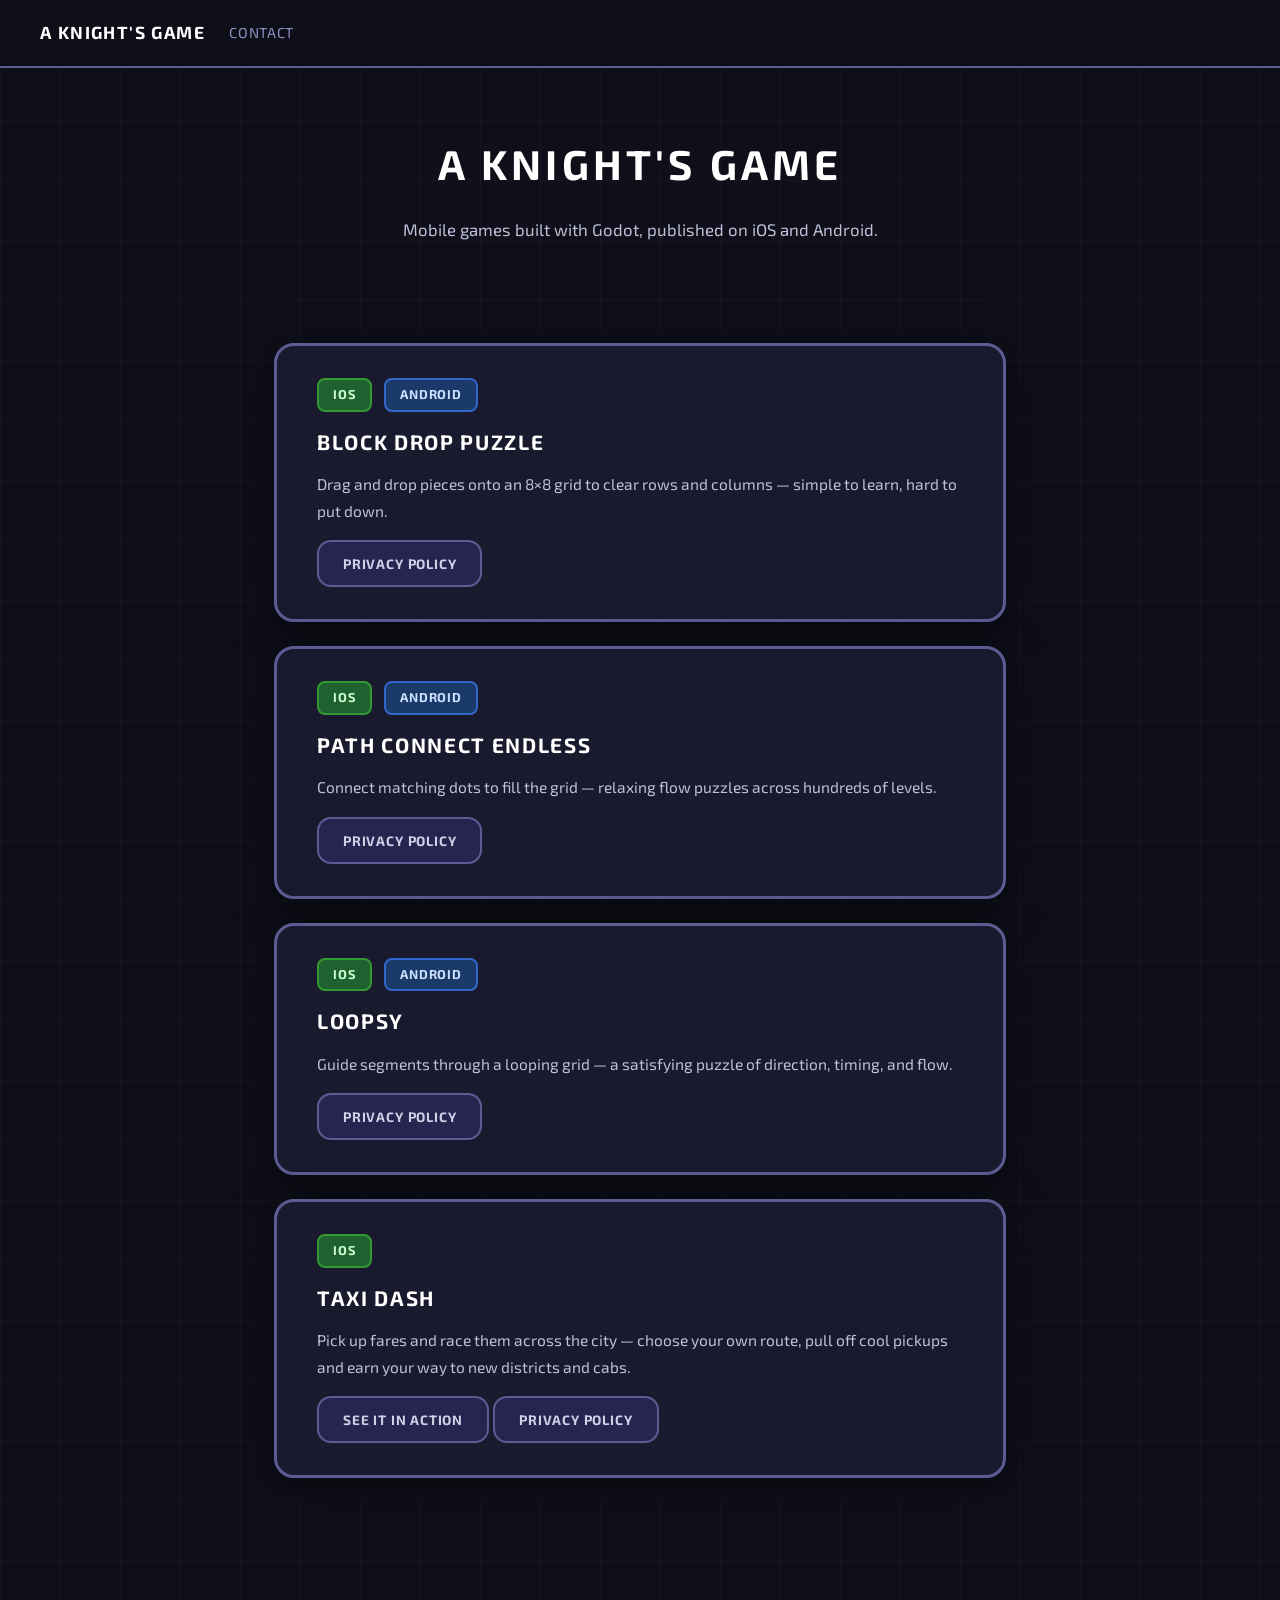
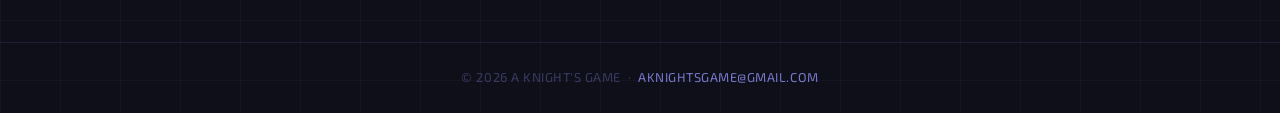
<file: index.html>
<!DOCTYPE html>
<html lang="en">
<head>
  <meta charset="UTF-8">
  <meta name="viewport" content="width=device-width, initial-scale=1.0">
  <title>A Knight's Game</title>
  <link rel="stylesheet" href="assets/style.css">
</head>
<body>
  <nav>
    <a class="brand" href="/">A Knight's Game</a>
    <a href="mailto:aknightsgame@gmail.com">Contact</a>
  </nav>

  <div class="hero">
    <h1>A Knight's Game</h1>
    <p>Mobile games built with Godot, published on iOS and Android.</p>
  </div>

  <div class="container">
    <div class="game-card">
      <div>
        <span class="badge">iOS</span>
        <span class="badge" style="background:#1a3a6a;border-color:#3366cc;color:#cce0ff;">Android</span>
      </div>
      <h2>Block Drop Puzzle</h2>
      <p>Drag and drop pieces onto an 8×8 grid to clear rows and columns — simple to learn, hard to put down.</p>
      <a class="btn" href="block-drop-puzzle/privacy-policy.html">Privacy Policy</a>
    </div>

    <div class="game-card">
      <div>
        <span class="badge">iOS</span>
        <span class="badge" style="background:#1a3a6a;border-color:#3366cc;color:#cce0ff;">Android</span>
      </div>
      <h2>Path Connect Endless</h2>
      <p>Connect matching dots to fill the grid — relaxing flow puzzles across hundreds of levels.</p>
      <a class="btn" href="path-connect/privacy-policy.html">Privacy Policy</a>
    </div>

    <div class="game-card">
      <div>
        <span class="badge">iOS</span>
        <span class="badge" style="background:#1a3a6a;border-color:#3366cc;color:#cce0ff;">Android</span>
      </div>
      <h2>Loopsy</h2>
      <p>Guide segments through a looping grid — a satisfying puzzle of direction, timing, and flow.</p>
      <a class="btn" href="loopsy/privacy-policy.html">Privacy Policy</a>
    </div>

    <div class="game-card">
      <div>
        <span class="badge">iOS</span>
      </div>
      <h2>Taxi Dash</h2>
      <p>Pick up fares and race them across the city — choose your own route, pull off cool pickups and earn your way to new districts and cabs.</p>
      <div><a class="btn" href="taxi-dash/">See it in action</a> <a class="btn" href="taxi-dash/privacy-policy.html">Privacy Policy</a></div>
    </div>
  </div>

  <footer>
    &copy; 2026 A Knight's Game &nbsp;·&nbsp; <a href="mailto:aknightsgame@gmail.com">aknightsgame@gmail.com</a>
  </footer>
</body>
</html>
</file>
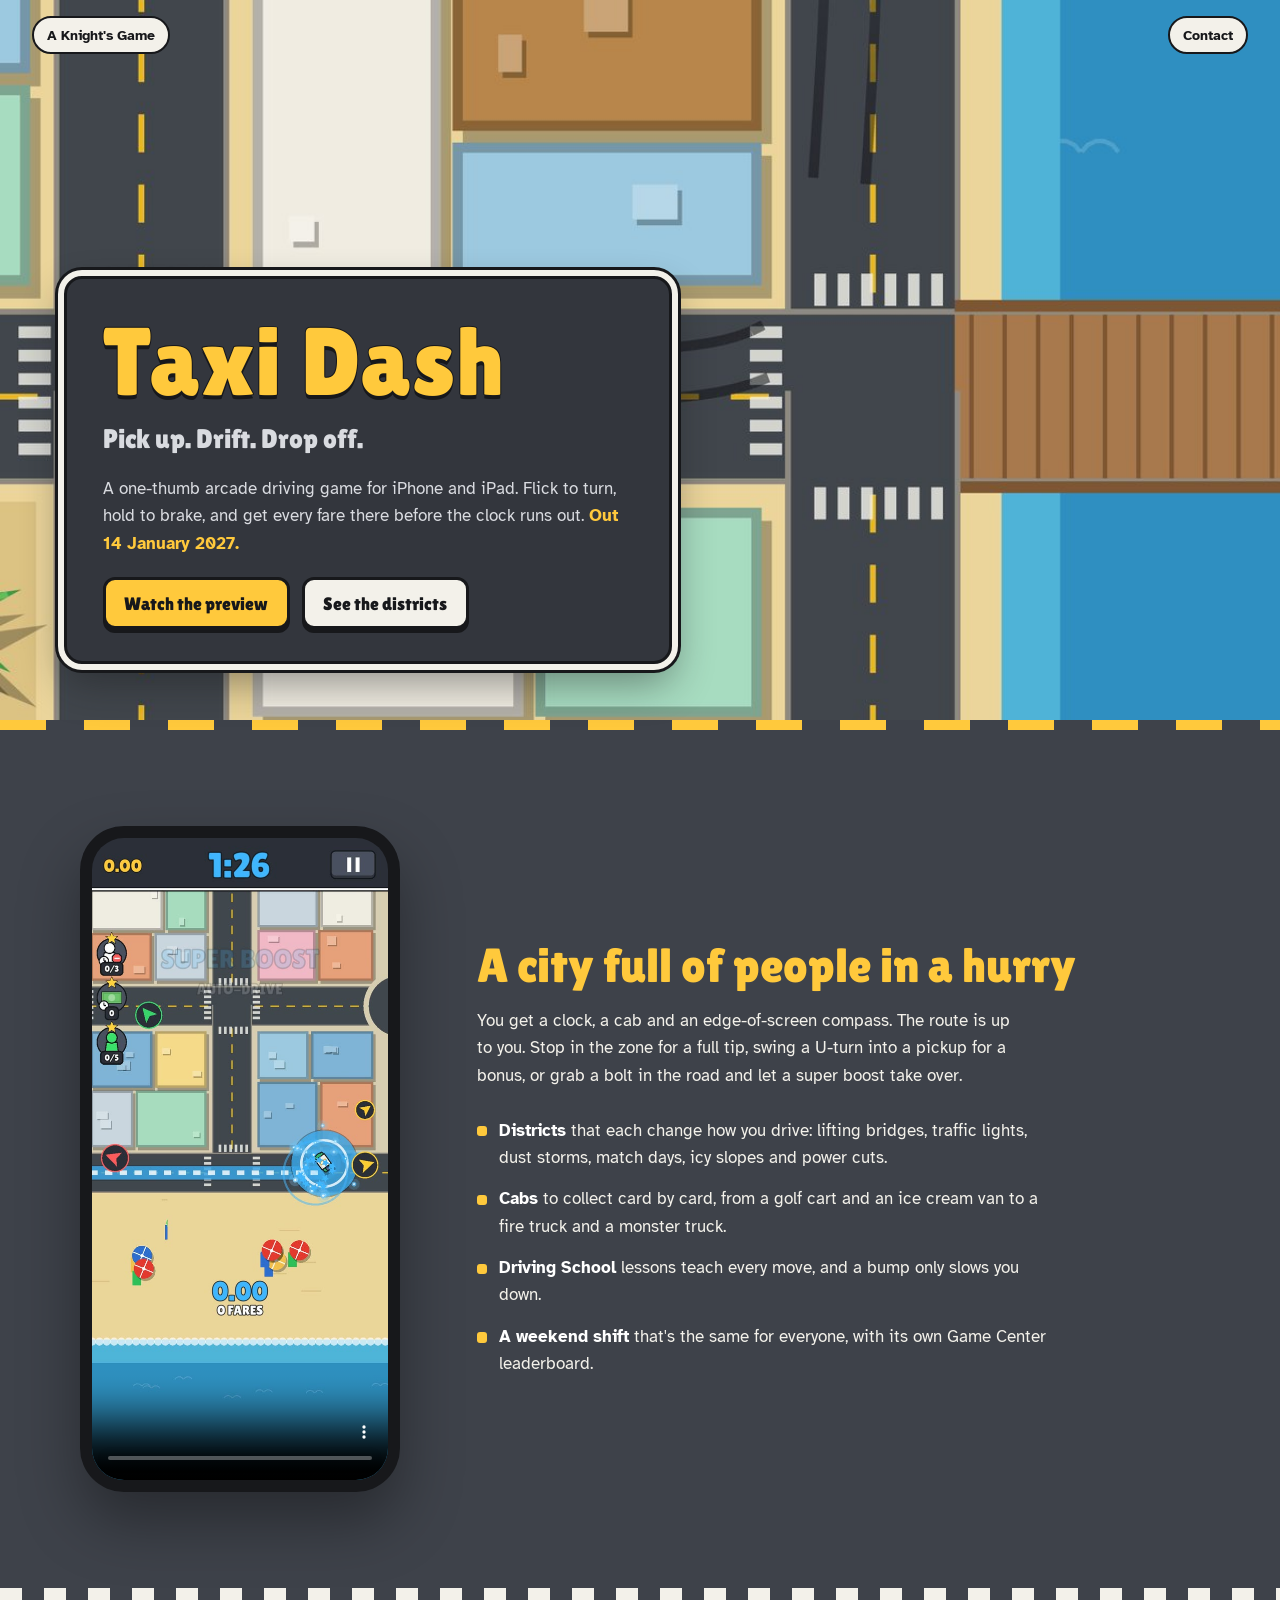
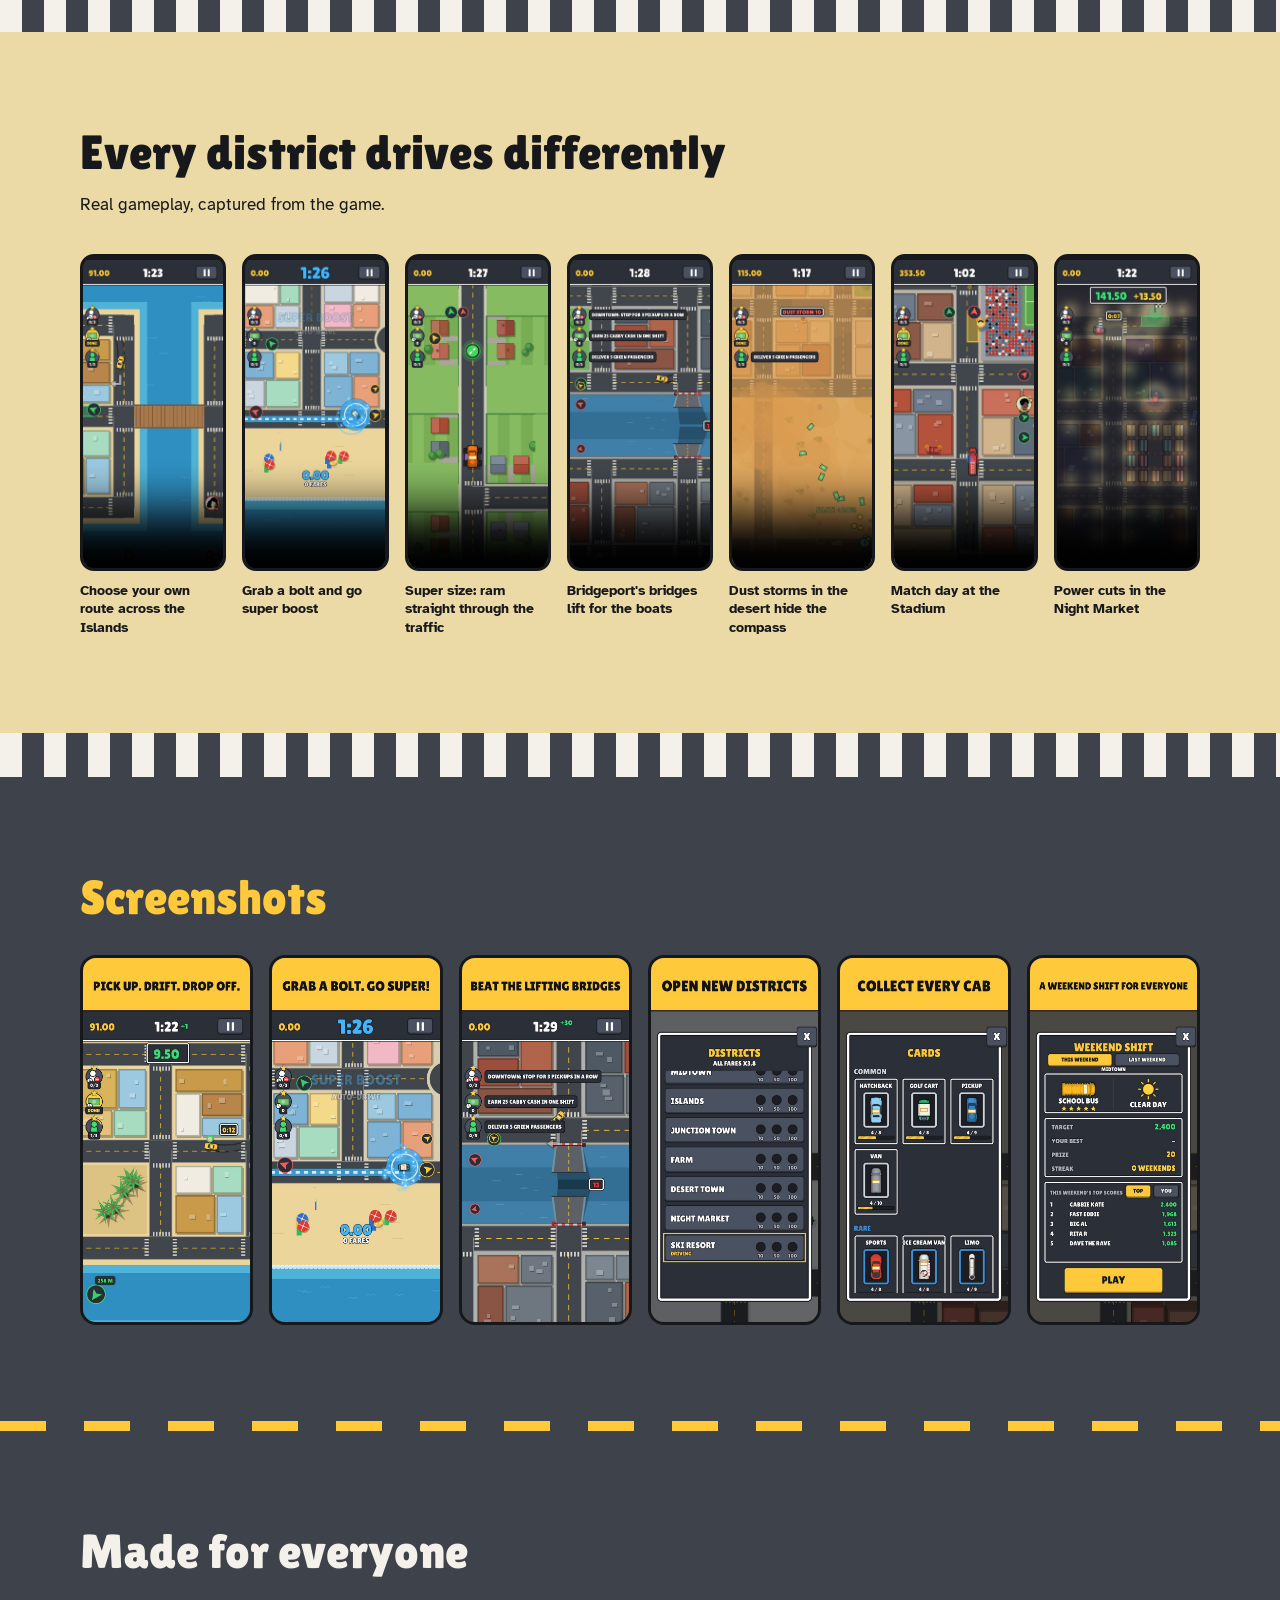
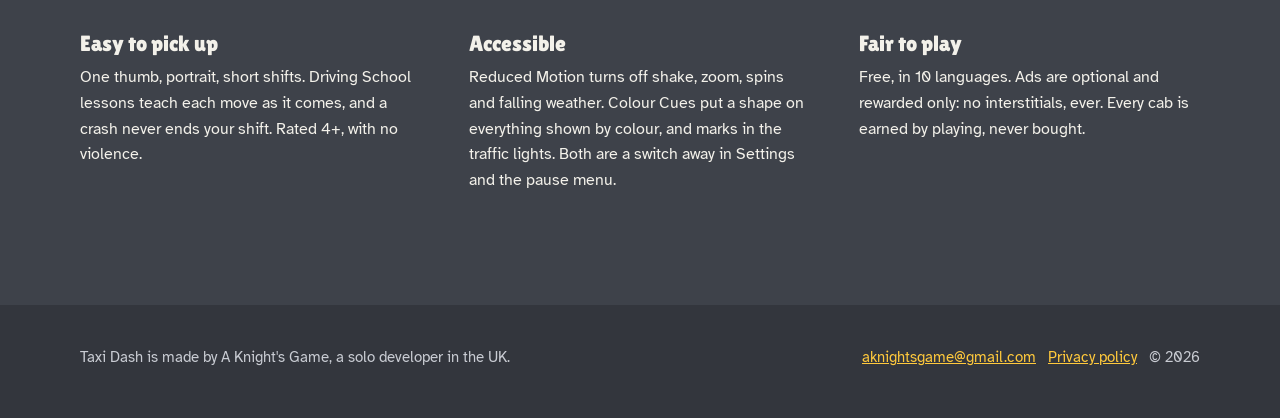
<file: taxi-dash/index.html>
<!DOCTYPE html>
<html lang="en">
<head>
  <meta charset="UTF-8">
  <meta name="viewport" content="width=device-width, initial-scale=1.0">
  <title>Taxi Dash</title>
  <meta name="description" content="Taxi Dash is a one-thumb arcade driving game for iPhone and iPad. Pick up fares, choose your own route, drift round corners and beat the clock. Out 14 January 2027.">
  <meta property="og:title" content="Taxi Dash">
  <meta property="og:description" content="Pick up. Drift. Drop off. A one-thumb arcade driving game for iPhone and iPad, out 14 January 2027.">
  <meta property="og:image" content="https://aknightsgame.github.io/taxi-dash/media/header-small.jpg">
  <meta name="theme-color" content="#3e424a">
  <link rel="preconnect" href="https://fonts.googleapis.com">
  <link rel="preconnect" href="https://fonts.gstatic.com" crossorigin>
  <link href="https://fonts.googleapis.com/css2?family=Atkinson+Hyperlegible:ital,wght@0,400;0,700;1,400&family=Lilita+One&display=swap" rel="stylesheet">
  <style>
    /* The page is drawn from the game's own top-down city: asphalt, the sand
       pavement, taxi yellow, road markings as the dividers. */
    :root {
      --asphalt: #3e424a;
      --asphalt-deep: #33363d;
      --pavement: #ecdaa6;
      --pavement-edge: #d9c48a;
      --taxi: #ffc93c;
      --marking: #f3f1ea;
      --ink: #17181b;
      --sea: #2e8fc7;
      --display: "Lilita One", "Arial Rounded MT Bold", system-ui, sans-serif;
      --body: "Atkinson Hyperlegible", system-ui, -apple-system, sans-serif;
      --measure: 34rem;
    }

    *, *::before, *::after { box-sizing: border-box; }
    html { -webkit-text-size-adjust: 100%; }
    body {
      margin: 0;
      font-family: var(--body);
      font-size: 1.0625rem;
      line-height: 1.6;
      color: var(--marking);
      background: var(--asphalt);
    }
    img, video { display: block; max-width: 100%; }
    a { color: inherit; }
    :focus-visible { outline: 3px solid var(--taxi); outline-offset: 3px; }

    h1, h2, h3 { font-family: var(--display); font-weight: 400; line-height: 1.05; margin: 0; }
    h2 { font-size: clamp(2rem, 4.5vw, 3rem); }
    h3 { font-size: 1.35rem; }
    p { margin: 0 0 1em; max-width: var(--measure); }

    .wrap { width: min(1120px, 100% - 2rem); margin-inline: auto; }

    /* Top bar */
    .bar {
      position: absolute; inset: 0 0 auto 0; z-index: 2;
      display: flex; justify-content: space-between; align-items: center;
      padding: 1rem clamp(1rem, 3vw, 2rem);
      font-weight: 700;
    }
    .bar a { text-decoration: none; color: var(--ink); background: var(--marking); padding: .35rem .8rem; border-radius: 999px; border: 2px solid var(--ink); font-size: .9rem; }
    .bar a:hover { background: var(--taxi); }

    /* Hero: the game's own frame, full bleed, the title in a panel framed like the game's pop-ups */
    .hero { position: relative; background: var(--asphalt); }
    .hero picture img {
      width: 100%; height: min(86vh, 56.25vw); min-height: 460px;
      object-fit: cover; object-position: 56% 45%;
    }
    .sign {
      position: absolute; left: clamp(1rem, 5vw, 4rem); bottom: clamp(1rem, 5vw, 3.5rem);
      max-width: 38rem;
      background: var(--asphalt-deep);
      border: 3px solid var(--ink);
      box-shadow: 0 0 0 6px var(--marking), 0 0 0 9px var(--ink), 0 18px 40px rgba(23,24,27,.45);
      border-radius: 18px;
      padding: clamp(1.25rem, 3vw, 2rem) clamp(1.25rem, 3vw, 2.25rem);
    }
    .sign h1 {
      font-size: clamp(3.2rem, 8vw, 6rem);
      white-space: nowrap;
      color: var(--taxi);
      letter-spacing: .01em;
      text-shadow: 0 4px 0 var(--ink);
      -webkit-text-stroke: 2px var(--ink);
      paint-order: stroke fill;
    }
    .sign .line { font-family: var(--display); font-size: clamp(1.3rem, 2.6vw, 1.7rem); margin: .35rem 0 .9rem; }
    .sign p { color: #d9dbe0; margin-bottom: 1.25rem; }
    .actions { display: flex; flex-wrap: wrap; gap: .75rem; align-items: center; }
    .button {
      display: inline-block; font-family: var(--display); font-size: 1.15rem; text-decoration: none;
      color: var(--ink); background: var(--taxi); border: 3px solid var(--ink); border-radius: 12px;
      padding: .55rem 1.15rem .5rem; box-shadow: 0 4px 0 var(--ink);
      transition: transform .12s ease, box-shadow .12s ease;
    }
    .button:hover { transform: translateY(2px); box-shadow: 0 2px 0 var(--ink); }
    .button.quiet { background: var(--marking); }
    .date { font-weight: 700; color: var(--taxi); }

    /* Dividers are road markings */
    .centre-line {
      height: 10px; margin: 0;
      background: repeating-linear-gradient(90deg, var(--taxi) 0 46px, transparent 46px 84px);
    }
    .zebra {
      height: 44px;
      background: repeating-linear-gradient(90deg, var(--marking) 0 22px, var(--asphalt) 22px 44px);
    }

    section { padding: clamp(3.5rem, 8vw, 6rem) 0; }

    /* Preview */
    .preview .wrap { display: grid; grid-template-columns: minmax(0, 320px) 1fr; gap: clamp(2rem, 6vw, 5rem); align-items: center; }
    .phone {
      background: var(--ink); border-radius: 44px; padding: 12px;
      box-shadow: 0 30px 60px rgba(0,0,0,.35);
    }
    .phone video { width: 100%; border-radius: 32px; aspect-ratio: 590 / 1280; background: var(--ink); }
    .preview h2 { color: var(--taxi); margin-bottom: 1rem; }
    .facts { list-style: none; padding: 0; margin: 1.75rem 0 0; display: grid; gap: .9rem; max-width: 36rem; }
    .facts li { padding-left: 1.4rem; position: relative; }
    .facts li::before { content: ""; position: absolute; left: 0; top: .55em; width: .65rem; height: .65rem; border-radius: 3px; background: var(--taxi); }
    .facts strong { color: #fff; }

    /* Districts: clips on the pavement */
    .pavement { background: var(--pavement); color: var(--ink); }
    .pavement h2 { margin-bottom: .75rem; }
    .intro { display: flex; justify-content: space-between; align-items: end; gap: 1.5rem; flex-wrap: wrap; margin-bottom: 2.25rem; }
    .intro p { margin: 0; }
    .clips { display: grid; grid-template-columns: repeat(7, minmax(0, 1fr)); gap: 1rem; margin: 0; padding: 0; list-style: none; }
    .clips figure { margin: 0; }
    .clips video { width: 100%; aspect-ratio: 590 / 1280; border-radius: 14px; border: 3px solid var(--ink); background: var(--ink); }
    .clips figcaption { margin-top: .6rem; font-weight: 700; font-size: .9rem; line-height: 1.3; }

    /* Screenshots */
    .shots { display: grid; grid-template-columns: repeat(6, minmax(0, 1fr)); gap: 1rem; }
    .shots a { scroll-snap-align: start; }
    .shots img { width: 100%; height: auto; border-radius: 16px; border: 3px solid var(--ink); }
    .shots-section h2 { color: var(--taxi); margin-bottom: 2rem; }

    /* Fair play */
    .fair .wrap { display: grid; grid-template-columns: repeat(3, minmax(0, 1fr)); gap: clamp(1.5rem, 4vw, 3rem); }
    .fair h3 { margin-bottom: .6rem; }
    .fair p { font-size: 1rem; }
    .fair h2 { grid-column: 1 / -1; margin-bottom: .5rem; }

    footer { background: var(--asphalt-deep); padding: 2.5rem 0 3rem; font-size: .95rem; color: #c9ccd3; }
    footer .wrap { display: flex; justify-content: space-between; gap: 1.5rem; flex-wrap: wrap; }
    footer a { color: var(--taxi); }
    footer p { margin: 0; }

    @media (max-width: 1000px) {
      .clips, .shots { grid-template-columns: none; grid-auto-flow: column; grid-auto-columns: 46%; overflow-x: auto; scroll-snap-type: x mandatory; padding-bottom: 1rem; }
      .clips li, .shots a { scroll-snap-align: start; }
    }
    @media (max-width: 760px) {
      .sign h1 { white-space: normal; }
      .preview .wrap { grid-template-columns: 1fr; }
      .phone { max-width: 300px; margin-inline: auto; }
      .fair .wrap { grid-template-columns: 1fr; }
      .hero picture img { height: 110vw; max-height: 640px; min-height: 380px; object-position: 56% 42%; }
      .sign { position: relative; left: auto; bottom: auto; margin: -5rem 1rem 0; max-width: none; }
      .hero { padding-bottom: 2.5rem; }
    }
    @media (prefers-reduced-motion: reduce) {
      .button { transition: none; }
      .button:hover { transform: none; }
    }
  </style>
</head>
<body>
  <header class="hero">
    <nav class="bar" aria-label="Site">
      <a href="/">A Knight's Game</a>
      <a href="mailto:aknightsgame@gmail.com">Contact</a>
    </nav>
    <picture>
      <source media="(max-width: 760px)" srcset="media/header-small.jpg">
      <img src="media/header.jpg" alt="Seen from above, a yellow taxi drifts to a stop beside a waiting passenger on a sunny island, skid marks behind it, a wooden bridge and the sea ahead." width="2400" height="1350">
    </picture>
    <div class="sign">
      <h1>Taxi Dash</h1>
      <p class="line">Pick up. Drift. Drop off.</p>
      <p>A one-thumb arcade driving game for iPhone and iPad. Flick to turn, hold to brake, and get every fare there before the clock runs out. <span class="date">Out 14 January 2027.</span></p>
      <div class="actions">
        <a class="button" href="#preview">Watch the preview</a>
        <a class="button quiet" href="#districts">See the districts</a>
      </div>
    </div>
  </header>

  <div class="centre-line" role="presentation"></div>

  <section class="preview" id="preview">
    <div class="wrap">
      <div class="phone">
        <video src="media/preview.mp4" poster="media/preview.jpg" controls playsinline preload="none" aria-label="Taxi Dash app preview, 30 seconds of gameplay"></video>
      </div>
      <div>
        <h2>A city full of people in a hurry</h2>
        <p>You get a clock, a cab and an edge-of-screen compass. The route is up to you. Stop in the zone for a full tip, swing a U-turn into a pickup for a bonus, or grab a bolt in the road and let a super boost take over.</p>
        <ul class="facts">
          <li><strong>Districts</strong> that each change how you drive: lifting bridges, traffic lights, dust storms, match days, icy slopes and power cuts.</li>
          <li><strong>Cabs</strong> to collect card by card, from a golf cart and an ice cream van to a fire truck and a monster truck.</li>
          <li><strong>Driving School</strong> lessons teach every move, and a bump only slows you down.</li>
          <li><strong>A weekend shift</strong> that's the same for everyone, with its own Game Center leaderboard.</li>
        </ul>
      </div>
    </div>
  </section>

  <div class="zebra" role="presentation"></div>

  <section class="pavement" id="districts">
    <div class="wrap">
      <div class="intro">
        <div>
          <h2>Every district drives differently</h2>
          <p>Real gameplay, captured from the game.</p>
        </div>
      </div>
      <ul class="clips">
        <li><figure><video src="media/islands.mp4" poster="media/islands.jpg" muted loop playsinline preload="none" controls></video><figcaption>Choose your own route across the Islands</figcaption></figure></li>
        <li><figure><video src="media/boost.mp4" poster="media/boost.jpg" muted loop playsinline preload="none" controls></video><figcaption>Grab a bolt and go super boost</figcaption></figure></li>
        <li><figure><video src="media/size.mp4" poster="media/size.jpg" muted loop playsinline preload="none" controls></video><figcaption>Super size: ram straight through the traffic</figcaption></figure></li>
        <li><figure><video src="media/bridge.mp4" poster="media/bridge.jpg" muted loop playsinline preload="none" controls></video><figcaption>Bridgeport's bridges lift for the boats</figcaption></figure></li>
        <li><figure><video src="media/storm.mp4" poster="media/storm.jpg" muted loop playsinline preload="none" controls></video><figcaption>Dust storms in the desert hide the compass</figcaption></figure></li>
        <li><figure><video src="media/match.mp4" poster="media/match.jpg" muted loop playsinline preload="none" controls></video><figcaption>Match day at the Stadium</figcaption></figure></li>
        <li><figure><video src="media/night.mp4" poster="media/night.jpg" muted loop playsinline preload="none" controls></video><figcaption>Power cuts in the Night Market</figcaption></figure></li>
      </ul>
    </div>
  </section>

  <div class="zebra" role="presentation"></div>

  <section class="shots-section">
    <div class="wrap">
      <h2>Screenshots</h2>
      <div class="shots">
        <a href="media/shot1.jpg"><img src="media/shot1.jpg" alt="Pick up. Drift. Drop off: the taxi beside a waiting passenger on the Islands" width="660" height="1434"></a>
        <a href="media/shot2.jpg"><img src="media/shot2.jpg" alt="Grab a bolt. Go super: a super boost on the Seaside" width="660" height="1434"></a>
        <a href="media/shot3.jpg"><img src="media/shot3.jpg" alt="Beat the lifting bridges: a bridge lifting in Bridgeport" width="660" height="1434"></a>
        <a href="media/shot4.jpg"><img src="media/shot4.jpg" alt="Open new districts: the Districts page with its medals" width="660" height="1434"></a>
        <a href="media/shot5.jpg"><img src="media/shot5.jpg" alt="Collect every cab: the Cards page" width="660" height="1434"></a>
        <a href="media/shot6.jpg"><img src="media/shot6.jpg" alt="A weekend shift for everyone: the Weekend Shift page and its leaderboard" width="660" height="1434"></a>
      </div>
    </div>
  </section>

  <div class="centre-line" role="presentation"></div>

  <section class="fair">
    <div class="wrap">
      <h2>Made for everyone</h2>
      <div>
        <h3>Easy to pick up</h3>
        <p>One thumb, portrait, short shifts. Driving School lessons teach each move as it comes, and a crash never ends your shift. Rated 4+, with no violence.</p>
      </div>
      <div>
        <h3>Accessible</h3>
        <p>Reduced Motion turns off shake, zoom, spins and falling weather. Colour Cues put a shape on everything shown by colour, and marks in the traffic lights. Both are a switch away in Settings and the pause menu.</p>
      </div>
      <div>
        <h3>Fair to play</h3>
        <p>Free, in 10 languages. Ads are optional and rewarded only: no interstitials, ever. Every cab is earned by playing, never bought.</p>
      </div>
    </div>
  </section>

  <footer>
    <div class="wrap">
      <p>Taxi Dash is made by A Knight's Game, a solo developer in the UK.</p>
      <p><a href="mailto:aknightsgame@gmail.com">aknightsgame@gmail.com</a> &nbsp; <a href="privacy-policy.html">Privacy policy</a> &nbsp; &copy; 2026</p>
    </div>
  </footer>

  <script>
    // Clips play by themselves while on screen (muted), unless the viewer prefers reduced motion.
    (function () {
      if (!('IntersectionObserver' in window)) return;
      if (window.matchMedia('(prefers-reduced-motion: reduce)').matches) return;
      var seen = new IntersectionObserver(function (entries) {
        entries.forEach(function (e) {
          var v = e.target;
          if (e.isIntersecting) { v.preload = 'auto'; var p = v.play(); if (p && p.catch) p.catch(function () {}); }
          else v.pause();
        });
      }, { threshold: 0.5 });
      document.querySelectorAll('.clips video').forEach(function (v) { seen.observe(v); });
    })();
  </script>
</body>
</html>
</file>
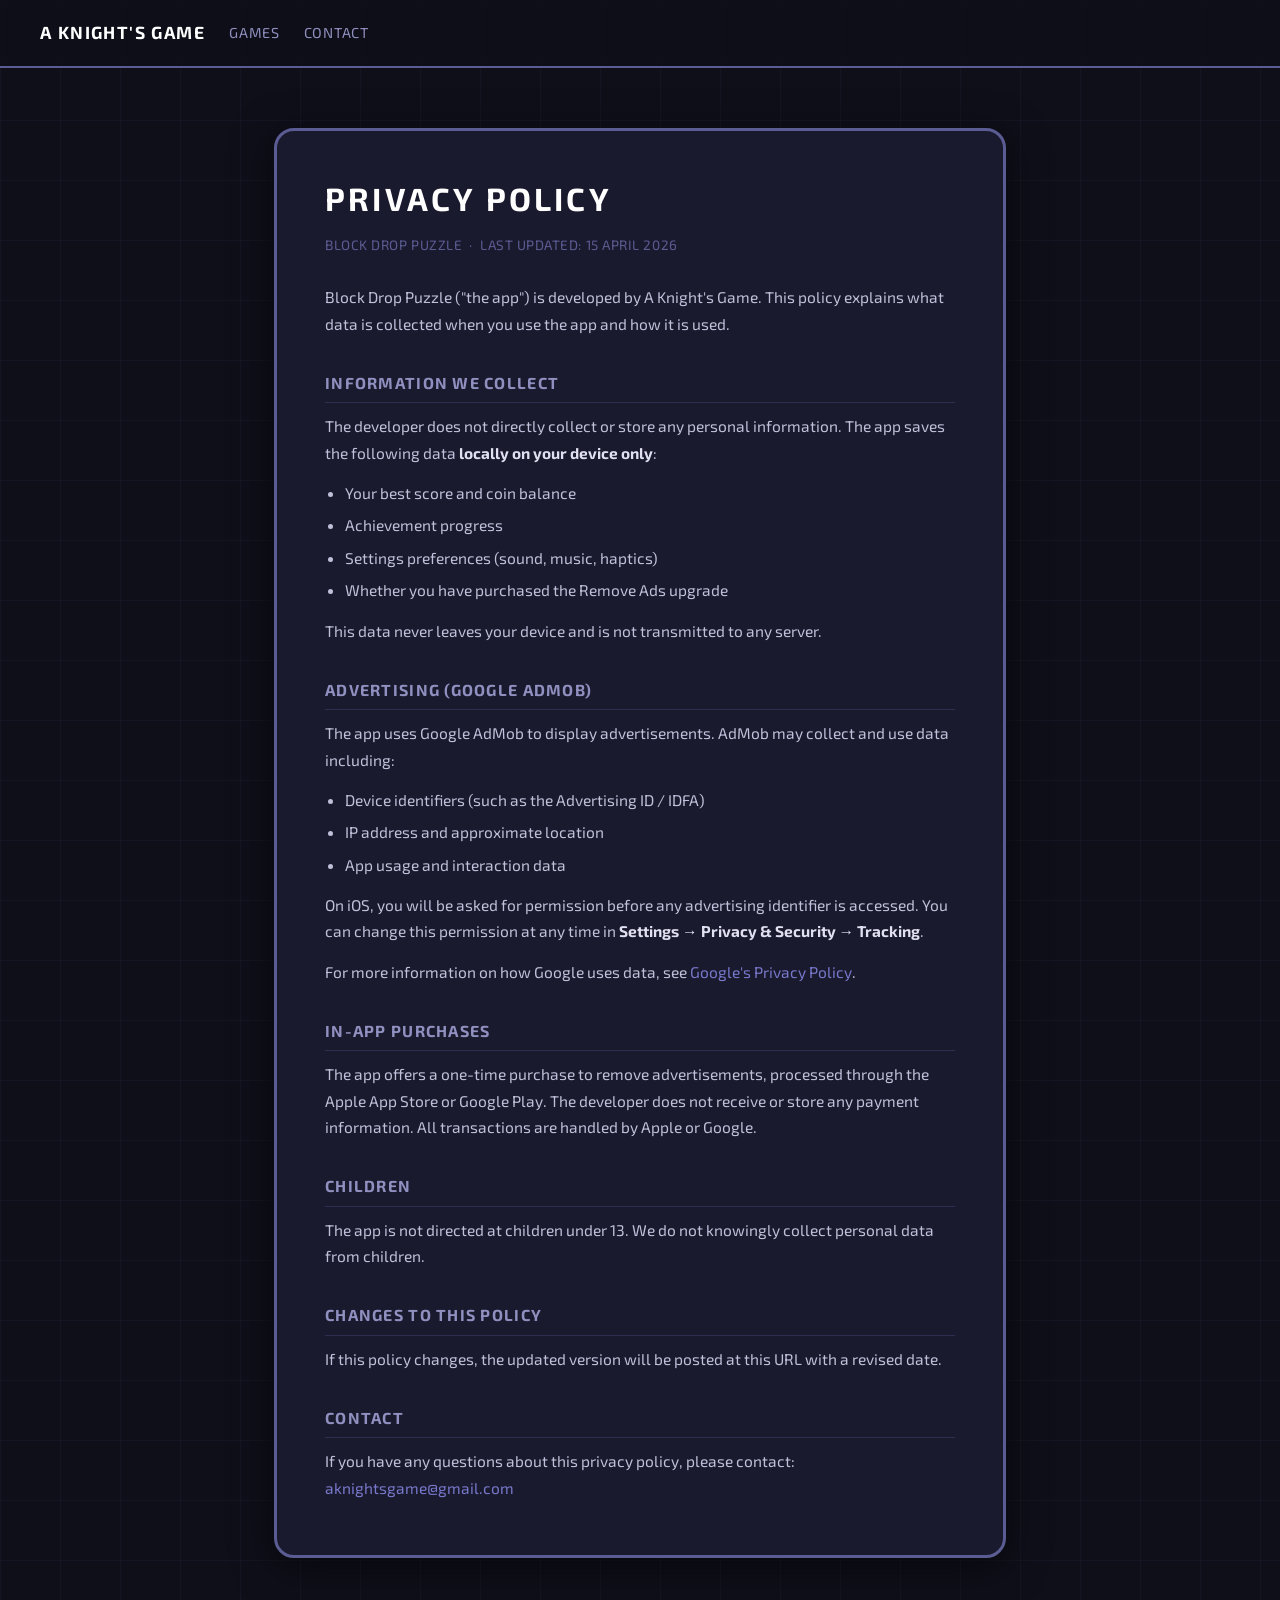
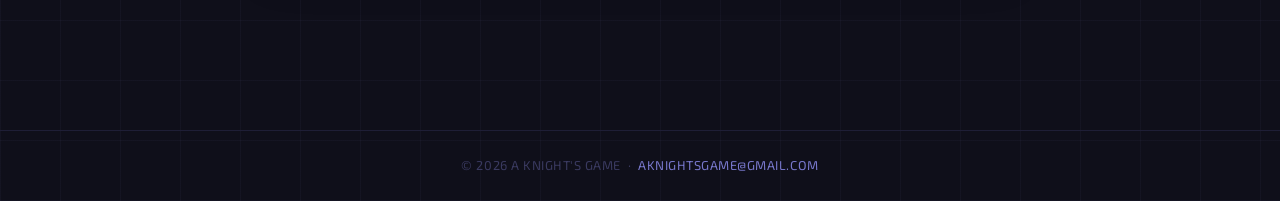
<file: block-drop-puzzle/privacy-policy.html>
<!DOCTYPE html>
<html lang="en">
<head>
  <meta charset="UTF-8">
  <meta name="viewport" content="width=device-width, initial-scale=1.0">
  <title>Block Drop Puzzle – Privacy Policy</title>
  <link rel="stylesheet" href="../assets/style.css">
</head>
<body>
  <nav>
    <a class="brand" href="/">A Knight's Game</a>
    <a href="/">Games</a>
    <a href="mailto:aknightsgame@gmail.com">Contact</a>
  </nav>

  <div class="container">
    <div class="panel">
      <h1>Privacy Policy</h1>
      <span class="meta">Block Drop Puzzle &nbsp;·&nbsp; Last updated: 15 April 2026</span>

      <p>Block Drop Puzzle ("the app") is developed by A Knight's Game. This policy explains what data is collected when you use the app and how it is used.</p>

      <h2>Information We Collect</h2>
      <p>The developer does not directly collect or store any personal information. The app saves the following data <strong>locally on your device only</strong>:</p>
      <ul>
        <li>Your best score and coin balance</li>
        <li>Achievement progress</li>
        <li>Settings preferences (sound, music, haptics)</li>
        <li>Whether you have purchased the Remove Ads upgrade</li>
      </ul>
      <p>This data never leaves your device and is not transmitted to any server.</p>

      <h2>Advertising (Google AdMob)</h2>
      <p>The app uses Google AdMob to display advertisements. AdMob may collect and use data including:</p>
      <ul>
        <li>Device identifiers (such as the Advertising ID / IDFA)</li>
        <li>IP address and approximate location</li>
        <li>App usage and interaction data</li>
      </ul>
      <p>On iOS, you will be asked for permission before any advertising identifier is accessed. You can change this permission at any time in <strong>Settings → Privacy &amp; Security → Tracking</strong>.</p>
      <p>For more information on how Google uses data, see <a href="https://policies.google.com/privacy">Google's Privacy Policy</a>.</p>

      <h2>In-App Purchases</h2>
      <p>The app offers a one-time purchase to remove advertisements, processed through the Apple App Store or Google Play. The developer does not receive or store any payment information. All transactions are handled by Apple or Google.</p>

      <h2>Children</h2>
      <p>The app is not directed at children under 13. We do not knowingly collect personal data from children.</p>

      <h2>Changes to This Policy</h2>
      <p>If this policy changes, the updated version will be posted at this URL with a revised date.</p>

      <h2>Contact</h2>
      <p>If you have any questions about this privacy policy, please contact: <a href="mailto:aknightsgame@gmail.com">aknightsgame@gmail.com</a></p>
    </div>
  </div>

  <footer>
    &copy; 2026 A Knight's Game &nbsp;·&nbsp; <a href="mailto:aknightsgame@gmail.com">aknightsgame@gmail.com</a>
  </footer>
</body>
</html>
</file>
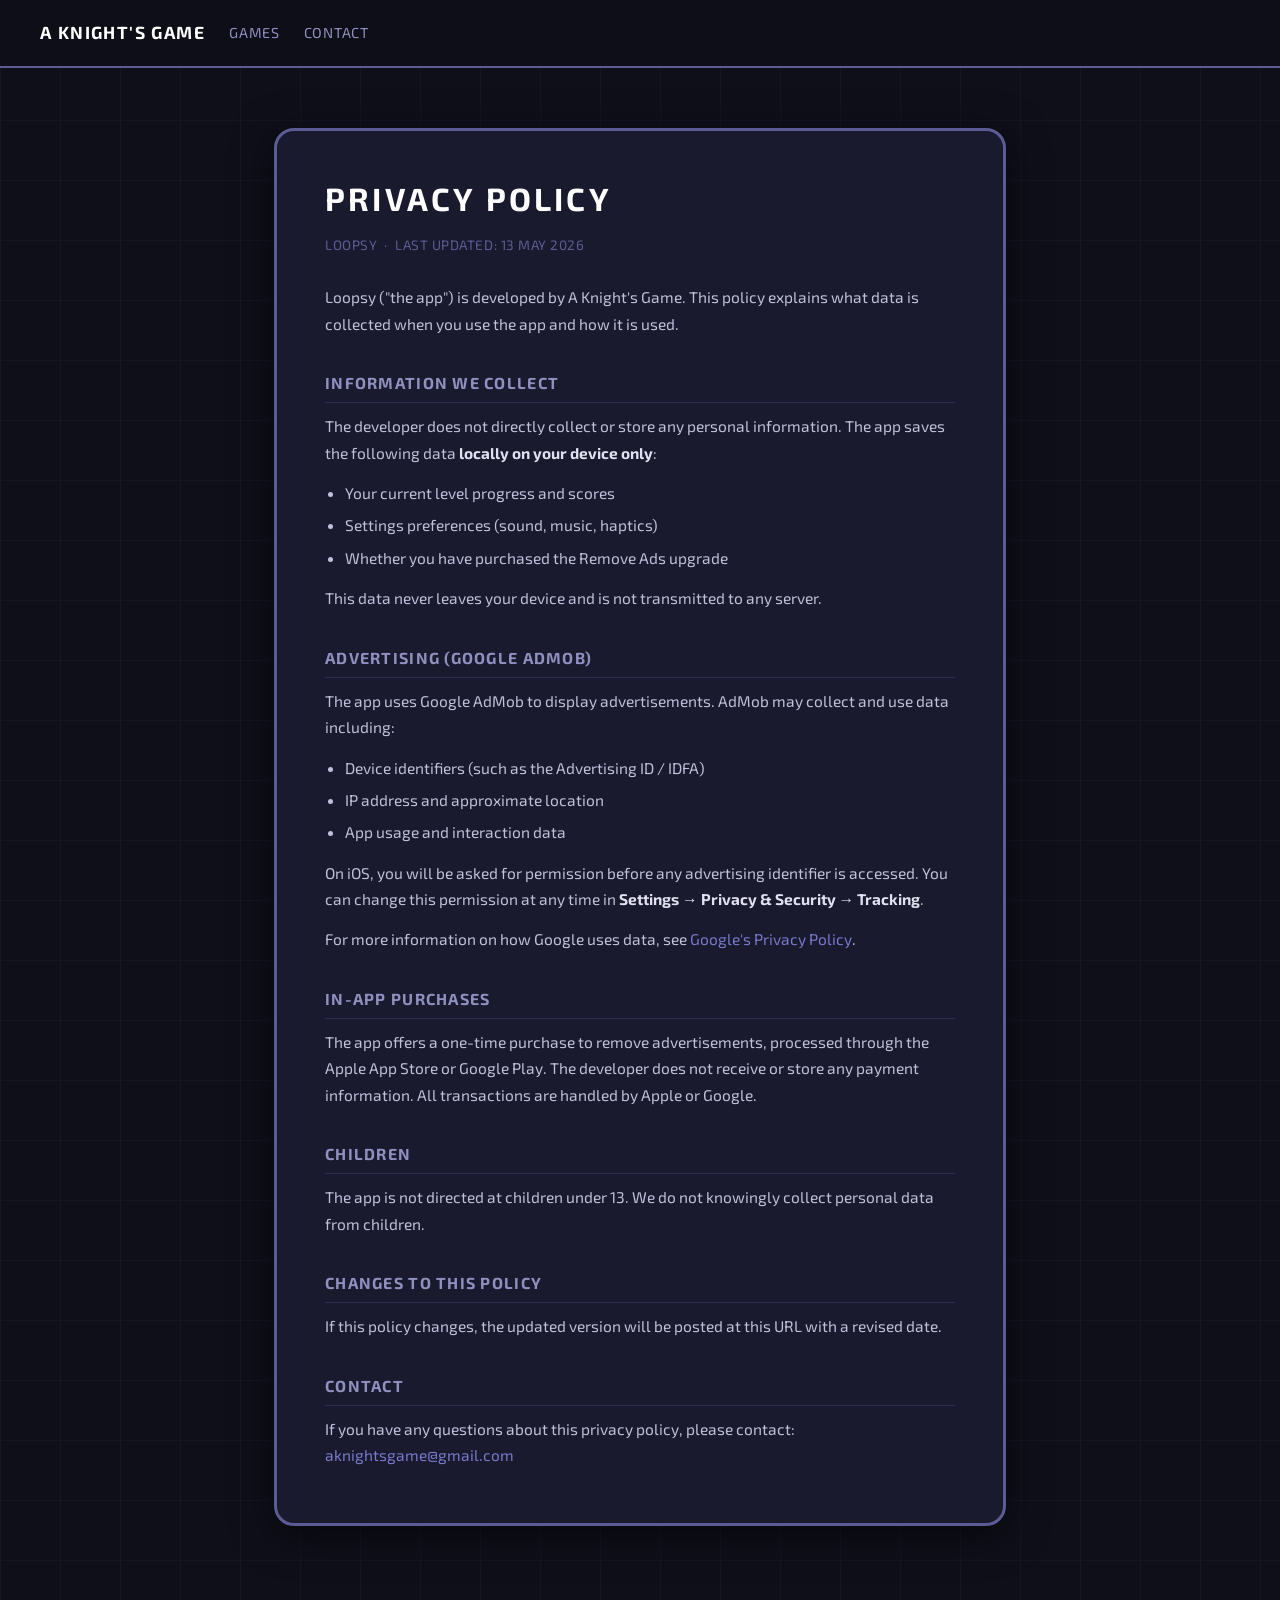
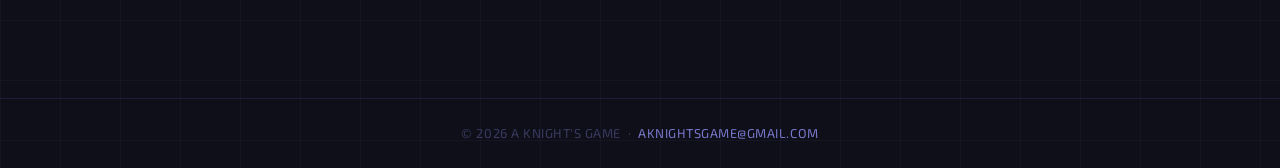
<file: loopsy/privacy-policy.html>
<!DOCTYPE html>
<html lang="en">
<head>
  <meta charset="UTF-8">
  <meta name="viewport" content="width=device-width, initial-scale=1.0">
  <title>Loopsy – Privacy Policy</title>
  <link rel="stylesheet" href="../assets/style.css">
</head>
<body>
  <nav>
    <a class="brand" href="/">A Knight's Game</a>
    <a href="/">Games</a>
    <a href="mailto:aknightsgame@gmail.com">Contact</a>
  </nav>

  <div class="container">
    <div class="panel">
      <h1>Privacy Policy</h1>
      <span class="meta">Loopsy &nbsp;·&nbsp; Last updated: 13 May 2026</span>

      <p>Loopsy ("the app") is developed by A Knight's Game. This policy explains what data is collected when you use the app and how it is used.</p>

      <h2>Information We Collect</h2>
      <p>The developer does not directly collect or store any personal information. The app saves the following data <strong>locally on your device only</strong>:</p>
      <ul>
        <li>Your current level progress and scores</li>
        <li>Settings preferences (sound, music, haptics)</li>
        <li>Whether you have purchased the Remove Ads upgrade</li>
      </ul>
      <p>This data never leaves your device and is not transmitted to any server.</p>

      <h2>Advertising (Google AdMob)</h2>
      <p>The app uses Google AdMob to display advertisements. AdMob may collect and use data including:</p>
      <ul>
        <li>Device identifiers (such as the Advertising ID / IDFA)</li>
        <li>IP address and approximate location</li>
        <li>App usage and interaction data</li>
      </ul>
      <p>On iOS, you will be asked for permission before any advertising identifier is accessed. You can change this permission at any time in <strong>Settings → Privacy &amp; Security → Tracking</strong>.</p>
      <p>For more information on how Google uses data, see <a href="https://policies.google.com/privacy">Google's Privacy Policy</a>.</p>

      <h2>In-App Purchases</h2>
      <p>The app offers a one-time purchase to remove advertisements, processed through the Apple App Store or Google Play. The developer does not receive or store any payment information. All transactions are handled by Apple or Google.</p>

      <h2>Children</h2>
      <p>The app is not directed at children under 13. We do not knowingly collect personal data from children.</p>

      <h2>Changes to This Policy</h2>
      <p>If this policy changes, the updated version will be posted at this URL with a revised date.</p>

      <h2>Contact</h2>
      <p>If you have any questions about this privacy policy, please contact: <a href="mailto:aknightsgame@gmail.com">aknightsgame@gmail.com</a></p>
    </div>
  </div>

  <footer>
    &copy; 2026 A Knight's Game &nbsp;·&nbsp; <a href="mailto:aknightsgame@gmail.com">aknightsgame@gmail.com</a>
  </footer>
</body>
</html>
</file>
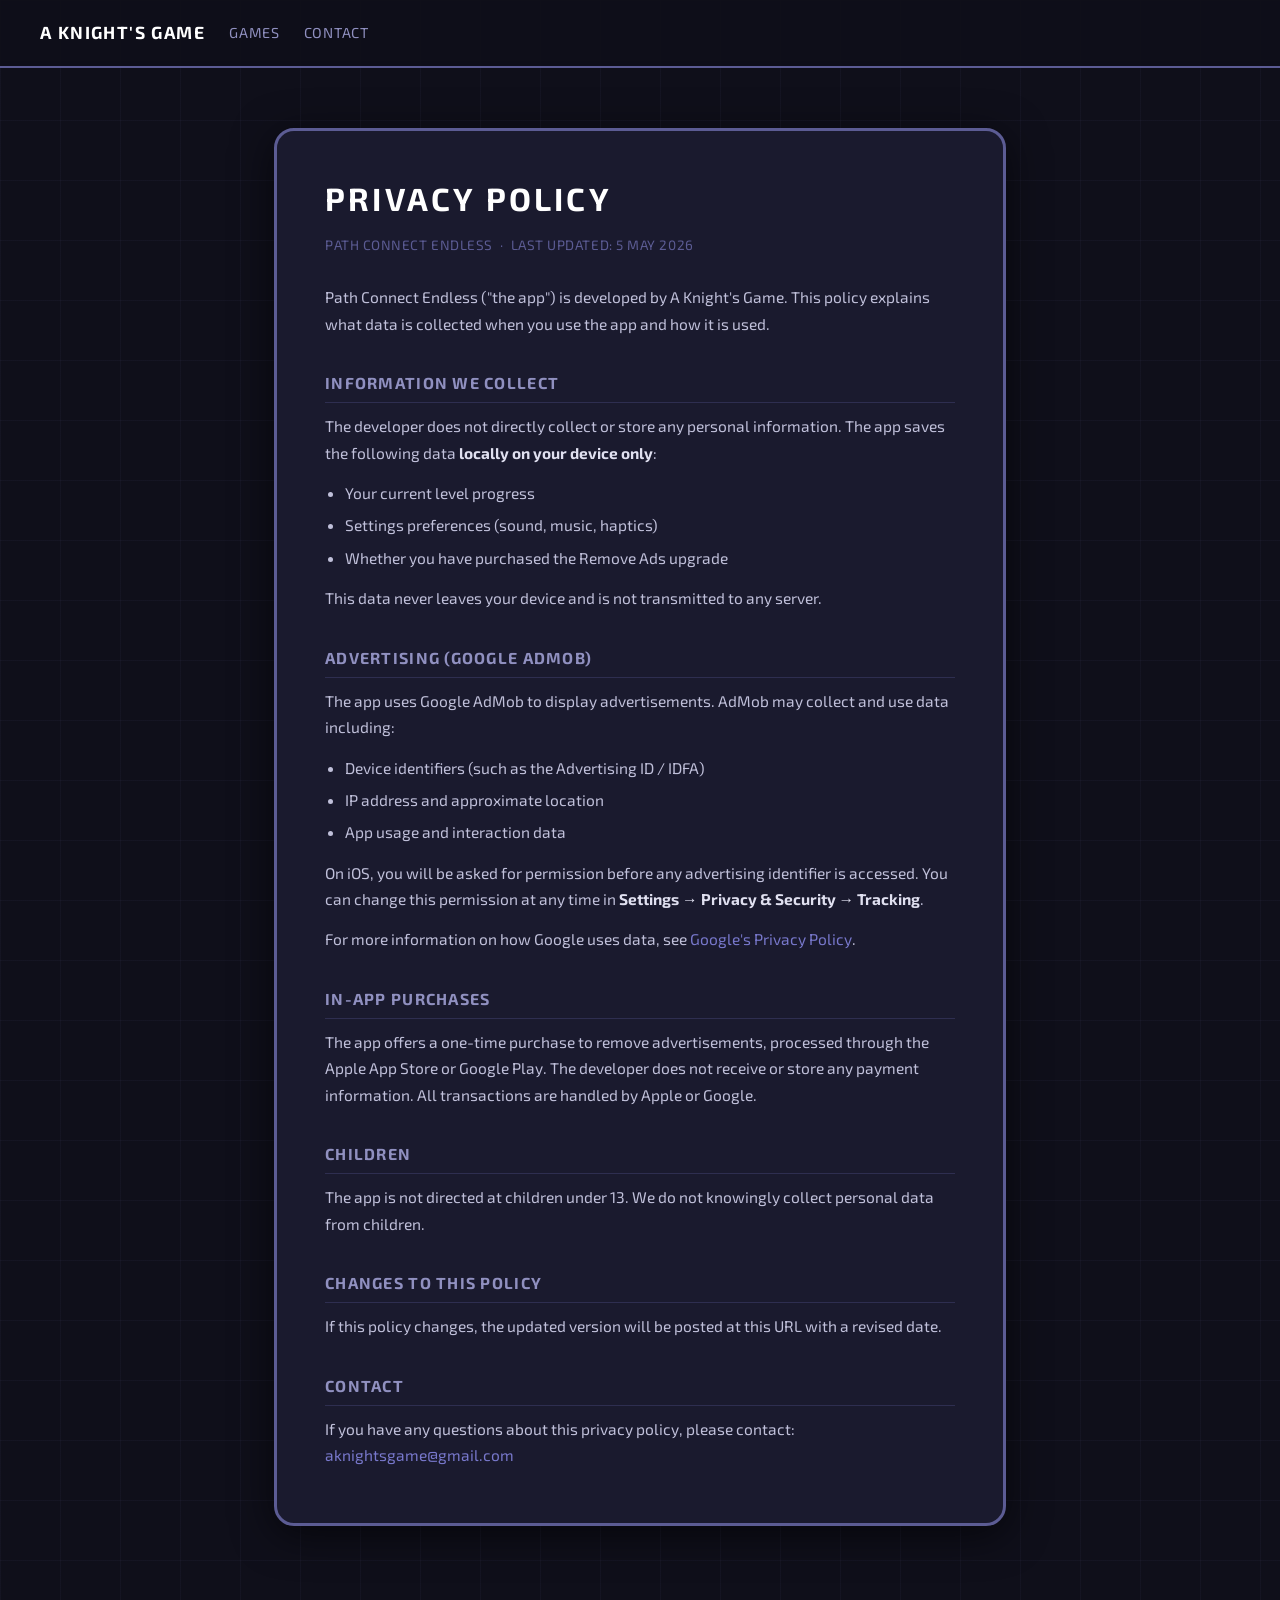
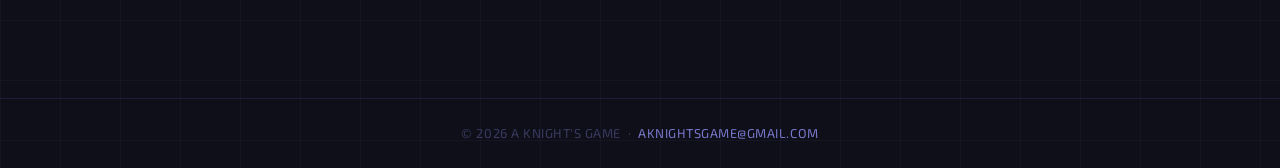
<file: path-connect/privacy-policy.html>
<!DOCTYPE html>
<html lang="en">
<head>
  <meta charset="UTF-8">
  <meta name="viewport" content="width=device-width, initial-scale=1.0">
  <title>Path Connect Endless – Privacy Policy</title>
  <link rel="stylesheet" href="../assets/style.css">
</head>
<body>
  <nav>
    <a class="brand" href="/">A Knight's Game</a>
    <a href="/">Games</a>
    <a href="mailto:aknightsgame@gmail.com">Contact</a>
  </nav>

  <div class="container">
    <div class="panel">
      <h1>Privacy Policy</h1>
      <span class="meta">Path Connect Endless &nbsp;·&nbsp; Last updated: 5 May 2026</span>

      <p>Path Connect Endless ("the app") is developed by A Knight's Game. This policy explains what data is collected when you use the app and how it is used.</p>

      <h2>Information We Collect</h2>
      <p>The developer does not directly collect or store any personal information. The app saves the following data <strong>locally on your device only</strong>:</p>
      <ul>
        <li>Your current level progress</li>
        <li>Settings preferences (sound, music, haptics)</li>
        <li>Whether you have purchased the Remove Ads upgrade</li>
      </ul>
      <p>This data never leaves your device and is not transmitted to any server.</p>

      <h2>Advertising (Google AdMob)</h2>
      <p>The app uses Google AdMob to display advertisements. AdMob may collect and use data including:</p>
      <ul>
        <li>Device identifiers (such as the Advertising ID / IDFA)</li>
        <li>IP address and approximate location</li>
        <li>App usage and interaction data</li>
      </ul>
      <p>On iOS, you will be asked for permission before any advertising identifier is accessed. You can change this permission at any time in <strong>Settings → Privacy &amp; Security → Tracking</strong>.</p>
      <p>For more information on how Google uses data, see <a href="https://policies.google.com/privacy">Google's Privacy Policy</a>.</p>

      <h2>In-App Purchases</h2>
      <p>The app offers a one-time purchase to remove advertisements, processed through the Apple App Store or Google Play. The developer does not receive or store any payment information. All transactions are handled by Apple or Google.</p>

      <h2>Children</h2>
      <p>The app is not directed at children under 13. We do not knowingly collect personal data from children.</p>

      <h2>Changes to This Policy</h2>
      <p>If this policy changes, the updated version will be posted at this URL with a revised date.</p>

      <h2>Contact</h2>
      <p>If you have any questions about this privacy policy, please contact: <a href="mailto:aknightsgame@gmail.com">aknightsgame@gmail.com</a></p>
    </div>
  </div>

  <footer>
    &copy; 2026 A Knight's Game &nbsp;·&nbsp; <a href="mailto:aknightsgame@gmail.com">aknightsgame@gmail.com</a>
  </footer>
</body>
</html>
</file>
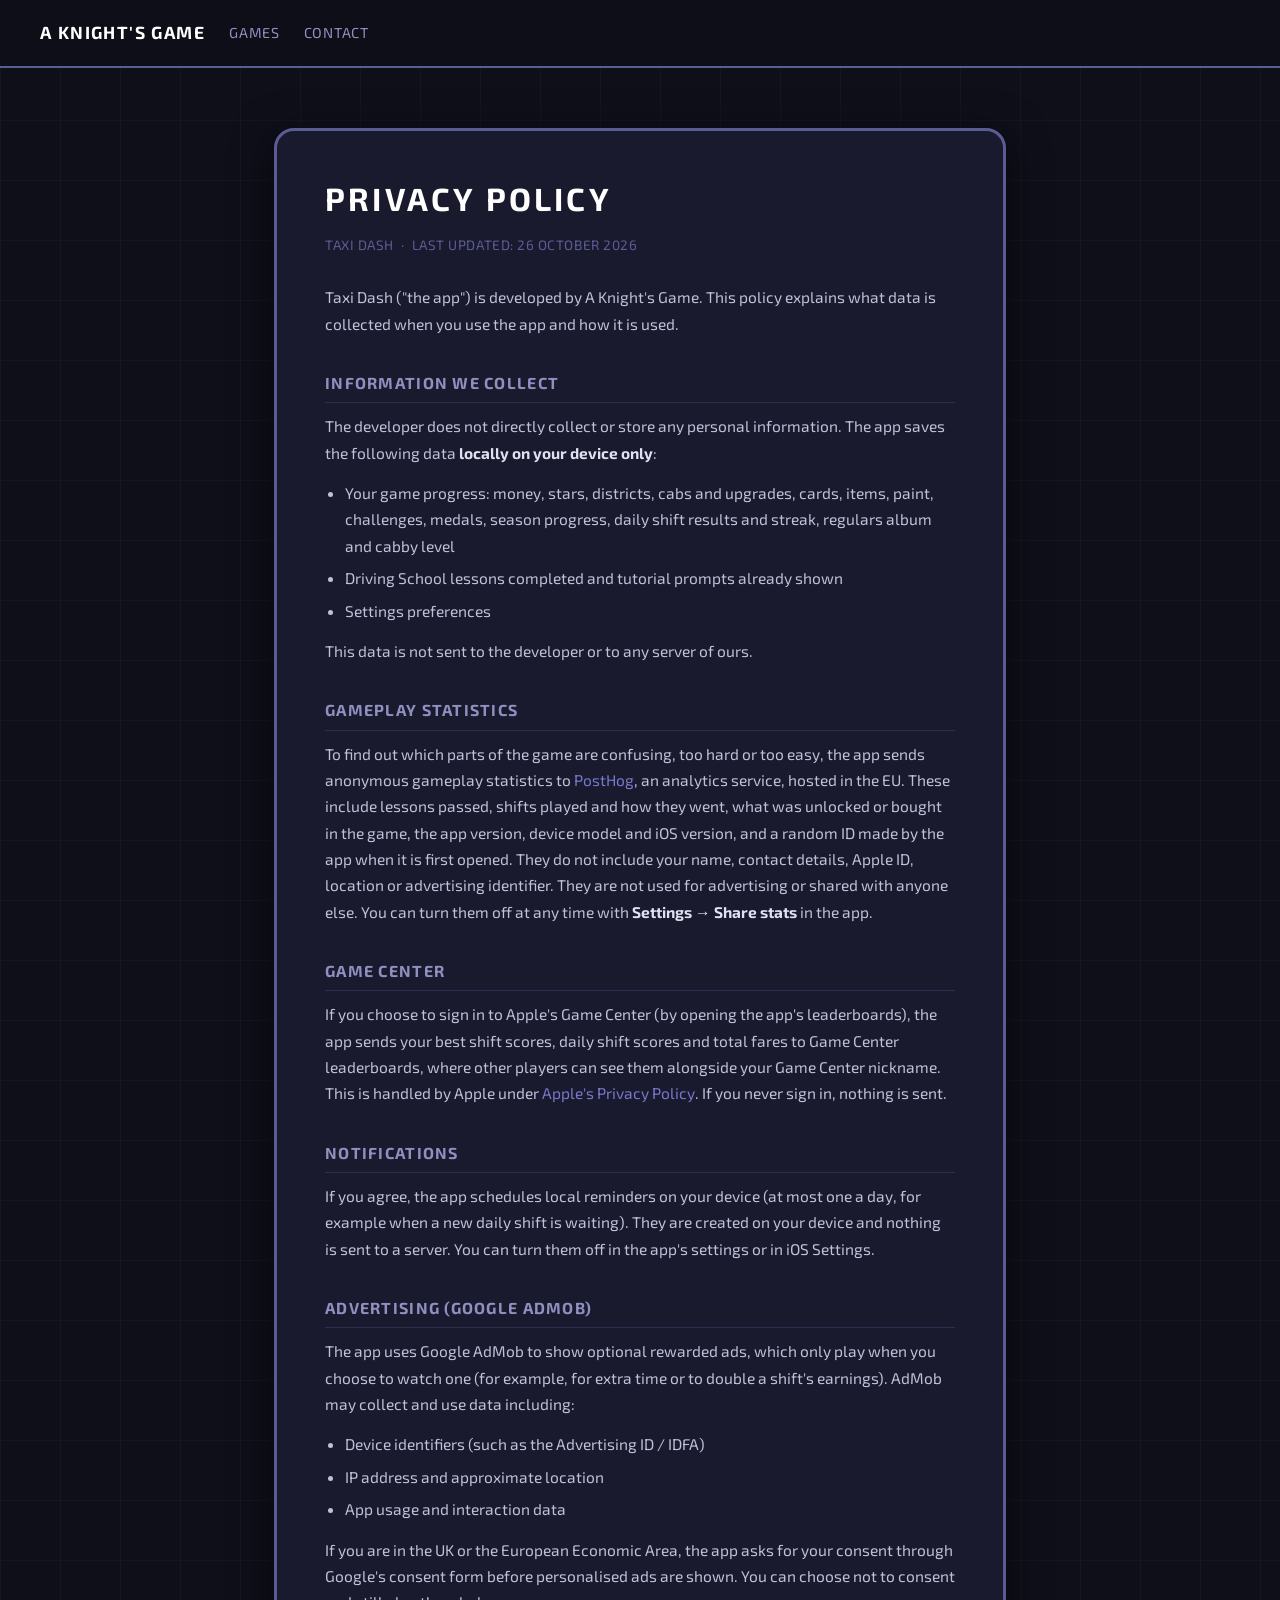
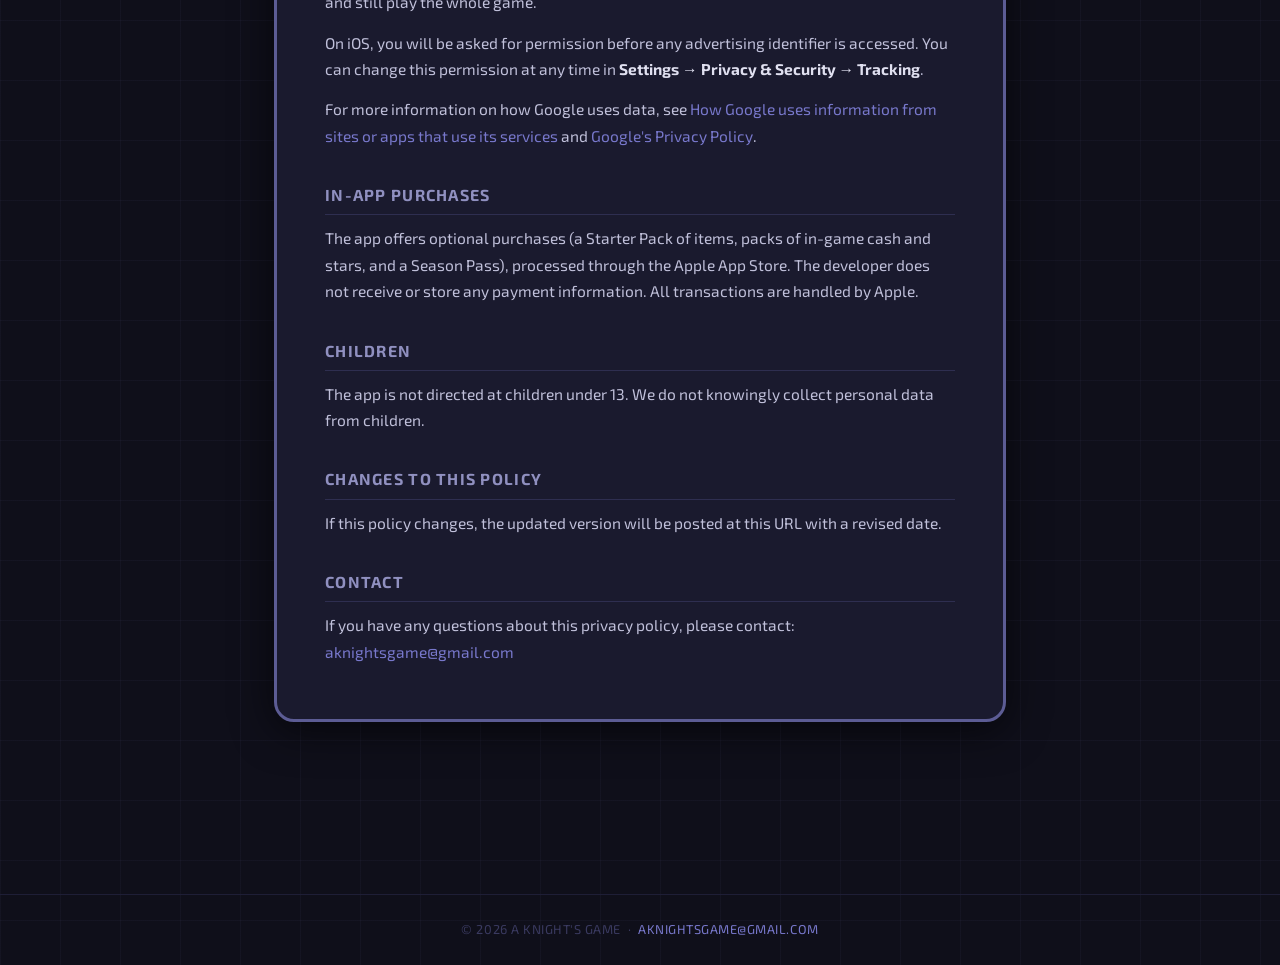
<file: taxi-dash/privacy-policy.html>
<!DOCTYPE html>
<html lang="en">
<head>
  <meta charset="UTF-8">
  <meta name="viewport" content="width=device-width, initial-scale=1.0">
  <title>Taxi Dash – Privacy Policy</title>
  <link rel="stylesheet" href="../assets/style.css">
</head>
<body>
  <nav>
    <a class="brand" href="/">A Knight's Game</a>
    <a href="/">Games</a>
    <a href="mailto:aknightsgame@gmail.com">Contact</a>
  </nav>

  <div class="container">
    <div class="panel">
      <h1>Privacy Policy</h1>
      <span class="meta">Taxi Dash &nbsp;·&nbsp; Last updated: 26 October 2026</span>

      <p>Taxi Dash ("the app") is developed by A Knight's Game. This policy explains what data is collected when you use the app and how it is used.</p>

      <h2>Information We Collect</h2>
      <p>The developer does not directly collect or store any personal information. The app saves the following data <strong>locally on your device only</strong>:</p>
      <ul>
        <li>Your game progress: money, stars, districts, cabs and upgrades, cards, items, paint, challenges, medals, season progress, daily shift results and streak, regulars album and cabby level</li>
        <li>Driving School lessons completed and tutorial prompts already shown</li>
        <li>Settings preferences</li>
      </ul>
      <p>This data is not sent to the developer or to any server of ours.</p>

      <h2>Gameplay Statistics</h2>
      <p>To find out which parts of the game are confusing, too hard or too easy, the app sends anonymous gameplay statistics to <a href="https://posthog.com/privacy">PostHog</a>, an analytics service, hosted in the EU. These include lessons passed, shifts played and how they went, what was unlocked or bought in the game, the app version, device model and iOS version, and a random ID made by the app when it is first opened. They do not include your name, contact details, Apple ID, location or advertising identifier. They are not used for advertising or shared with anyone else. You can turn them off at any time with <strong>Settings → Share stats</strong> in the app.</p>

      <h2>Game Center</h2>
      <p>If you choose to sign in to Apple's Game Center (by opening the app's leaderboards), the app sends your best shift scores, daily shift scores and total fares to Game Center leaderboards, where other players can see them alongside your Game Center nickname. This is handled by Apple under <a href="https://www.apple.com/legal/privacy/">Apple's Privacy Policy</a>. If you never sign in, nothing is sent.</p>

      <h2>Notifications</h2>
      <p>If you agree, the app schedules local reminders on your device (at most one a day, for example when a new daily shift is waiting). They are created on your device and nothing is sent to a server. You can turn them off in the app's settings or in iOS Settings.</p>

      <h2>Advertising (Google AdMob)</h2>
      <p>The app uses Google AdMob to show optional rewarded ads, which only play when you choose to watch one (for example, for extra time or to double a shift's earnings). AdMob may collect and use data including:</p>
      <ul>
        <li>Device identifiers (such as the Advertising ID / IDFA)</li>
        <li>IP address and approximate location</li>
        <li>App usage and interaction data</li>
      </ul>
      <p>If you are in the UK or the European Economic Area, the app asks for your consent through Google's consent form before personalised ads are shown. You can choose not to consent and still play the whole game.</p>
      <p>On iOS, you will be asked for permission before any advertising identifier is accessed. You can change this permission at any time in <strong>Settings → Privacy &amp; Security → Tracking</strong>.</p>
      <p>For more information on how Google uses data, see <a href="https://policies.google.com/technologies/partner-sites">How Google uses information from sites or apps that use its services</a> and <a href="https://policies.google.com/privacy">Google's Privacy Policy</a>.</p>

      <h2>In-App Purchases</h2>
      <p>The app offers optional purchases (a Starter Pack of items, packs of in-game cash and stars, and a Season Pass), processed through the Apple App Store. The developer does not receive or store any payment information. All transactions are handled by Apple.</p>

      <h2>Children</h2>
      <p>The app is not directed at children under 13. We do not knowingly collect personal data from children.</p>

      <h2>Changes to This Policy</h2>
      <p>If this policy changes, the updated version will be posted at this URL with a revised date.</p>

      <h2>Contact</h2>
      <p>If you have any questions about this privacy policy, please contact: <a href="mailto:aknightsgame@gmail.com">aknightsgame@gmail.com</a></p>
    </div>
  </div>

  <footer>
    &copy; 2026 A Knight's Game &nbsp;·&nbsp; <a href="mailto:aknightsgame@gmail.com">aknightsgame@gmail.com</a>
  </footer>
</body>
</html>
</file>
<file: assets/style.css>
@import url('https://fonts.googleapis.com/css2?family=Exo+2:wght@400;600;700&display=swap');

*, *::before, *::after { box-sizing: border-box; margin: 0; padding: 0; }

body {
  font-family: 'Exo 2', -apple-system, BlinkMacSystemFont, sans-serif;
  background-color: #0f0f1a;
  background-image:
    linear-gradient(rgba(92,92,148,0.07) 1px, transparent 1px),
    linear-gradient(90deg, rgba(92,92,148,0.07) 1px, transparent 1px);
  background-size: 60px 60px;
  color: #d0d0e8;
  min-height: 100vh;
  line-height: 1.7;
}

/* ── Nav ── */
nav {
  border-bottom: 2px solid #5c5c94;
  padding: 18px 40px;
  display: flex;
  align-items: center;
  gap: 24px;
  background: rgba(15,15,26,0.95);
  position: sticky;
  top: 0;
  z-index: 10;
}
nav .brand {
  font-size: 1.1rem;
  font-weight: 700;
  letter-spacing: 0.08em;
  color: #fff;
  text-decoration: none;
  text-transform: uppercase;
}
nav a {
  color: #9090c0;
  text-decoration: none;
  font-size: 0.9rem;
  letter-spacing: 0.05em;
  text-transform: uppercase;
  transition: color 0.2s;
}
nav a:hover { color: #fff; }

/* ── Main container ── */
.container {
  max-width: 780px;
  margin: 60px auto;
  padding: 0 24px 80px;
}

/* ── Panel ── */
.panel {
  background: #1a1a2e;
  border: 3px solid #5c5c94;
  border-radius: 20px;
  padding: 40px 48px;
  box-shadow: 0 8px 40px rgba(0,0,0,0.6);
  margin-bottom: 32px;
}

/* ── Typography ── */
h1 {
  font-size: 2rem;
  font-weight: 700;
  letter-spacing: 0.1em;
  text-transform: uppercase;
  color: #ffffff;
  margin-bottom: 8px;
}
h2 {
  font-size: 1rem;
  font-weight: 700;
  letter-spacing: 0.08em;
  text-transform: uppercase;
  color: #9090c0;
  margin: 32px 0 10px;
  padding-bottom: 6px;
  border-bottom: 1px solid #2e2e50;
}
p { margin-bottom: 14px; font-size: 0.97rem; color: #c0c0da; }
ul { padding-left: 20px; margin-bottom: 14px; }
li { font-size: 0.97rem; color: #c0c0da; margin-bottom: 6px; }
a { color: #7878cc; text-decoration: none; }
a:hover { color: #aaaaee; text-decoration: underline; }
strong { color: #e0e0f0; }

.meta {
  font-size: 0.85rem;
  color: #5c5c94;
  letter-spacing: 0.04em;
  text-transform: uppercase;
  margin-bottom: 28px;
  display: block;
}

/* ── Game card ── */
.game-card {
  background: #1a1a2e;
  border: 3px solid #5c5c94;
  border-radius: 20px;
  padding: 32px 40px;
  box-shadow: 0 8px 40px rgba(0,0,0,0.6);
  margin-bottom: 24px;
  display: flex;
  flex-direction: column;
  gap: 12px;
}
.game-card h2 {
  font-size: 1.3rem;
  border: none;
  margin: 0;
  padding: 0;
  color: #ffffff;
}
.game-card p { margin: 0; }
.badge {
  display: inline-block;
  background: #1f6130;
  border: 2px solid #339933;
  border-radius: 8px;
  padding: 4px 14px;
  font-size: 0.8rem;
  font-weight: 700;
  letter-spacing: 0.06em;
  text-transform: uppercase;
  color: #ccffcc;
  margin-right: 8px;
}
.btn {
  display: inline-block;
  background: #252550;
  border: 2px solid #5c5c94;
  border-radius: 14px;
  padding: 10px 24px;
  font-size: 0.85rem;
  font-weight: 700;
  letter-spacing: 0.06em;
  text-transform: uppercase;
  color: #d0d0e8;
  text-decoration: none;
  transition: background 0.2s, border-color 0.2s;
  margin-top: 4px;
  align-self: flex-start;
}
.btn:hover {
  background: #303068;
  border-color: #8888cc;
  color: #fff;
  text-decoration: none;
}

/* ── Hero ── */
.hero {
  text-align: center;
  padding: 60px 24px 40px;
}
.hero h1 { font-size: 2.6rem; }
.hero p { font-size: 1.05rem; max-width: 500px; margin: 16px auto 0; }

/* ── Footer ── */
footer {
  text-align: center;
  padding: 24px;
  font-size: 0.8rem;
  color: #3a3a60;
  border-top: 1px solid #1e1e36;
  letter-spacing: 0.04em;
  text-transform: uppercase;
}
</file>
